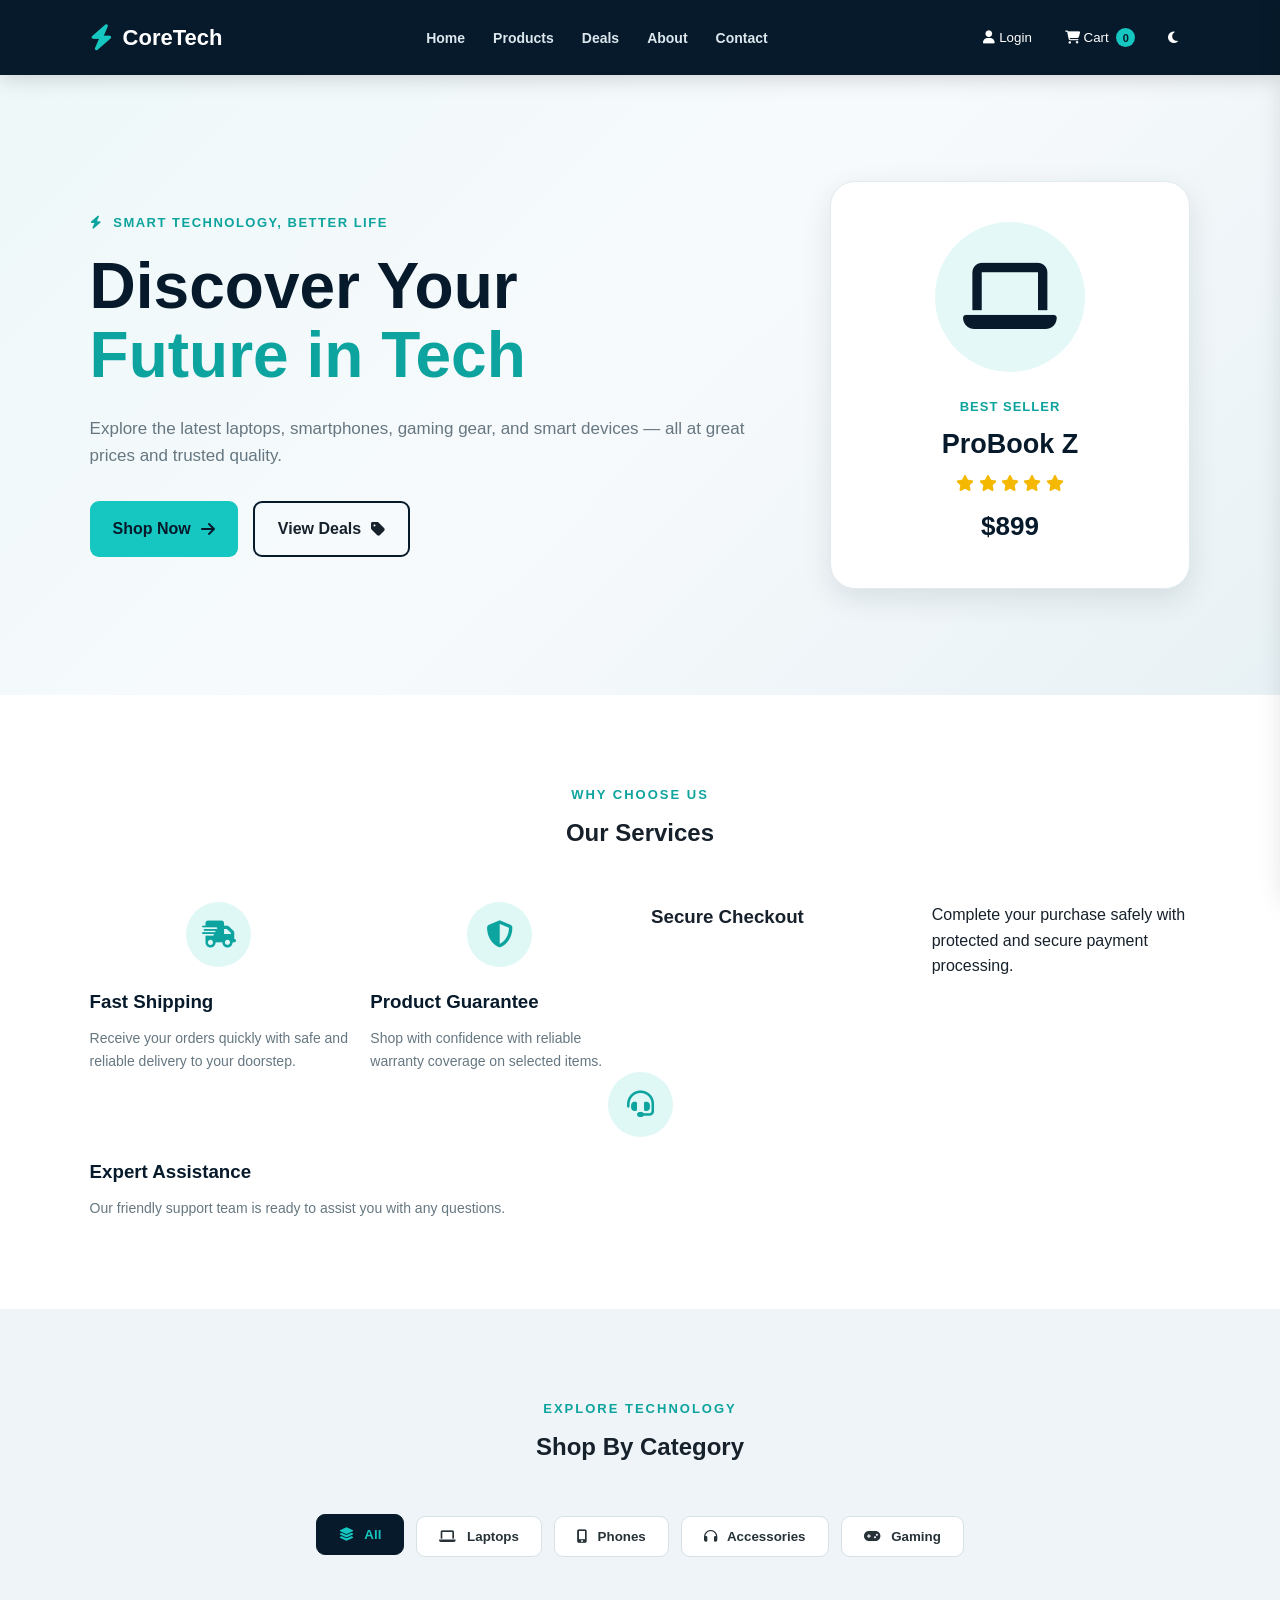
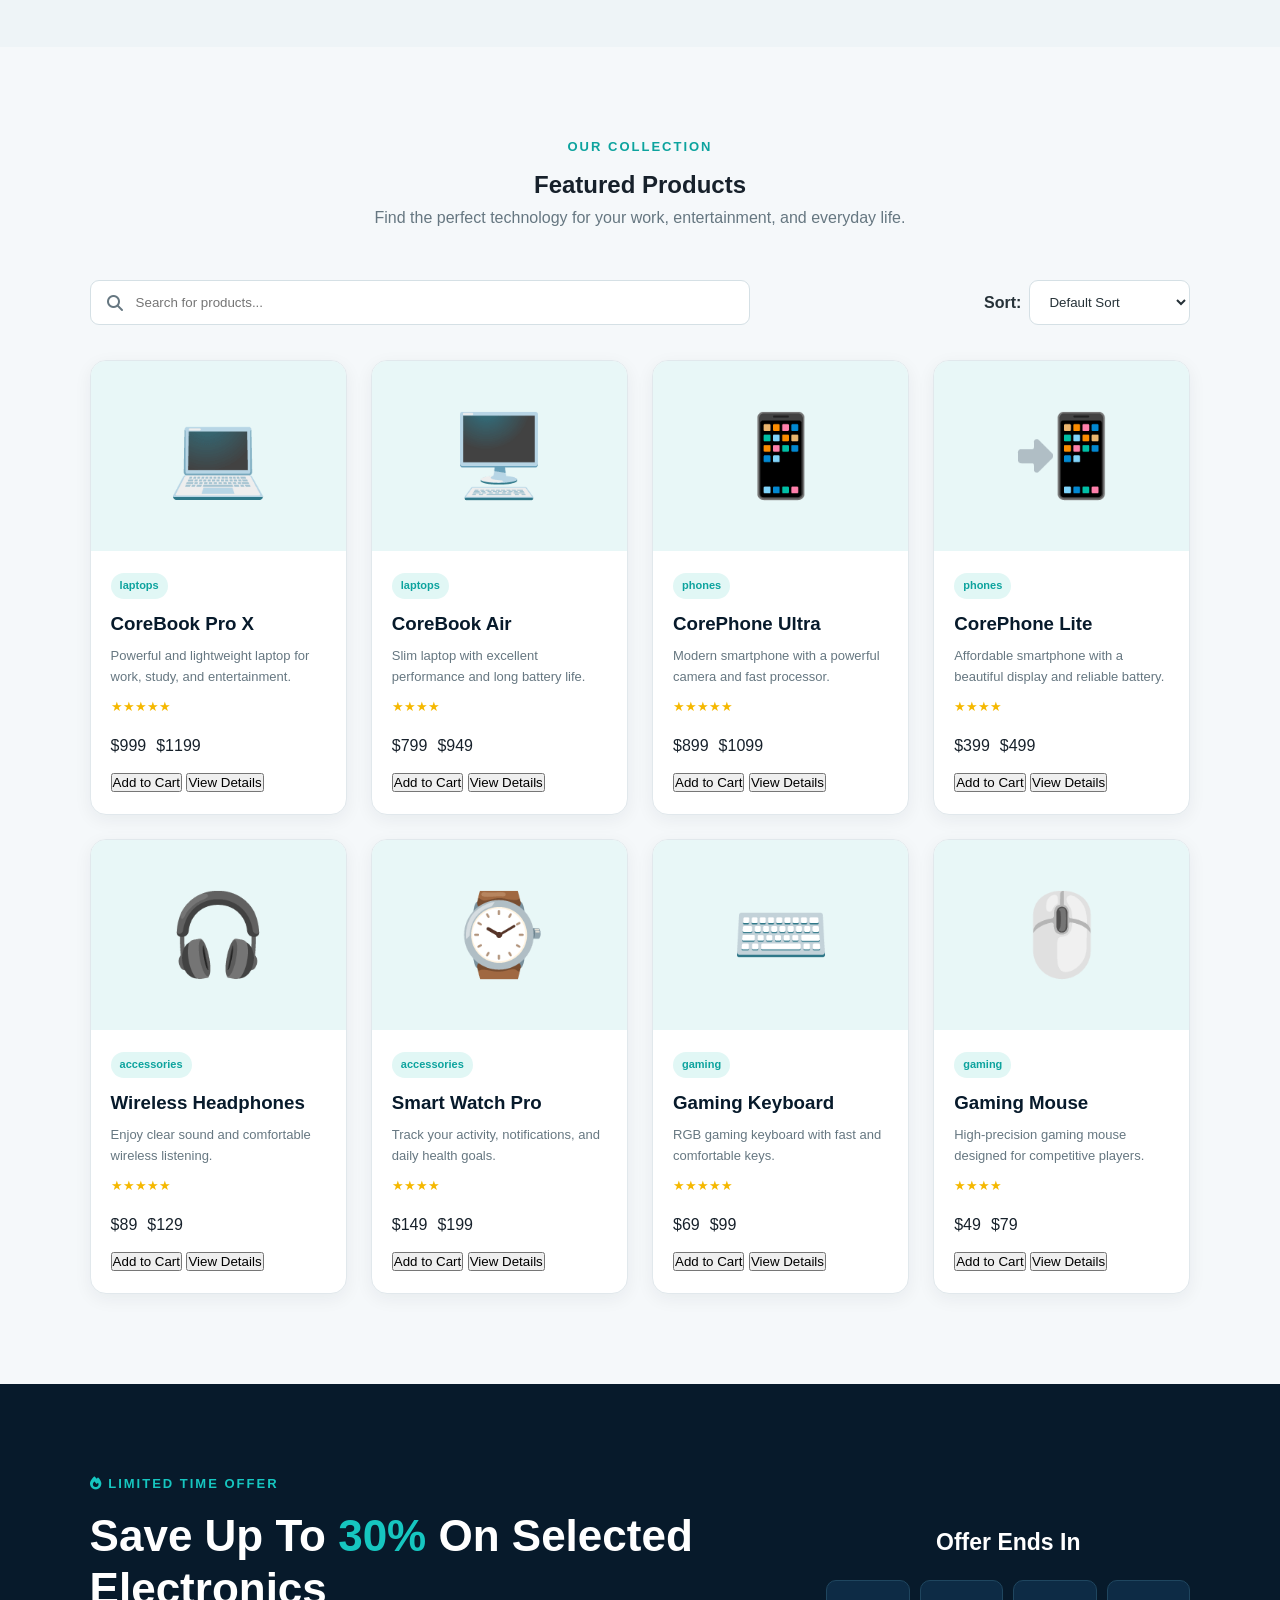
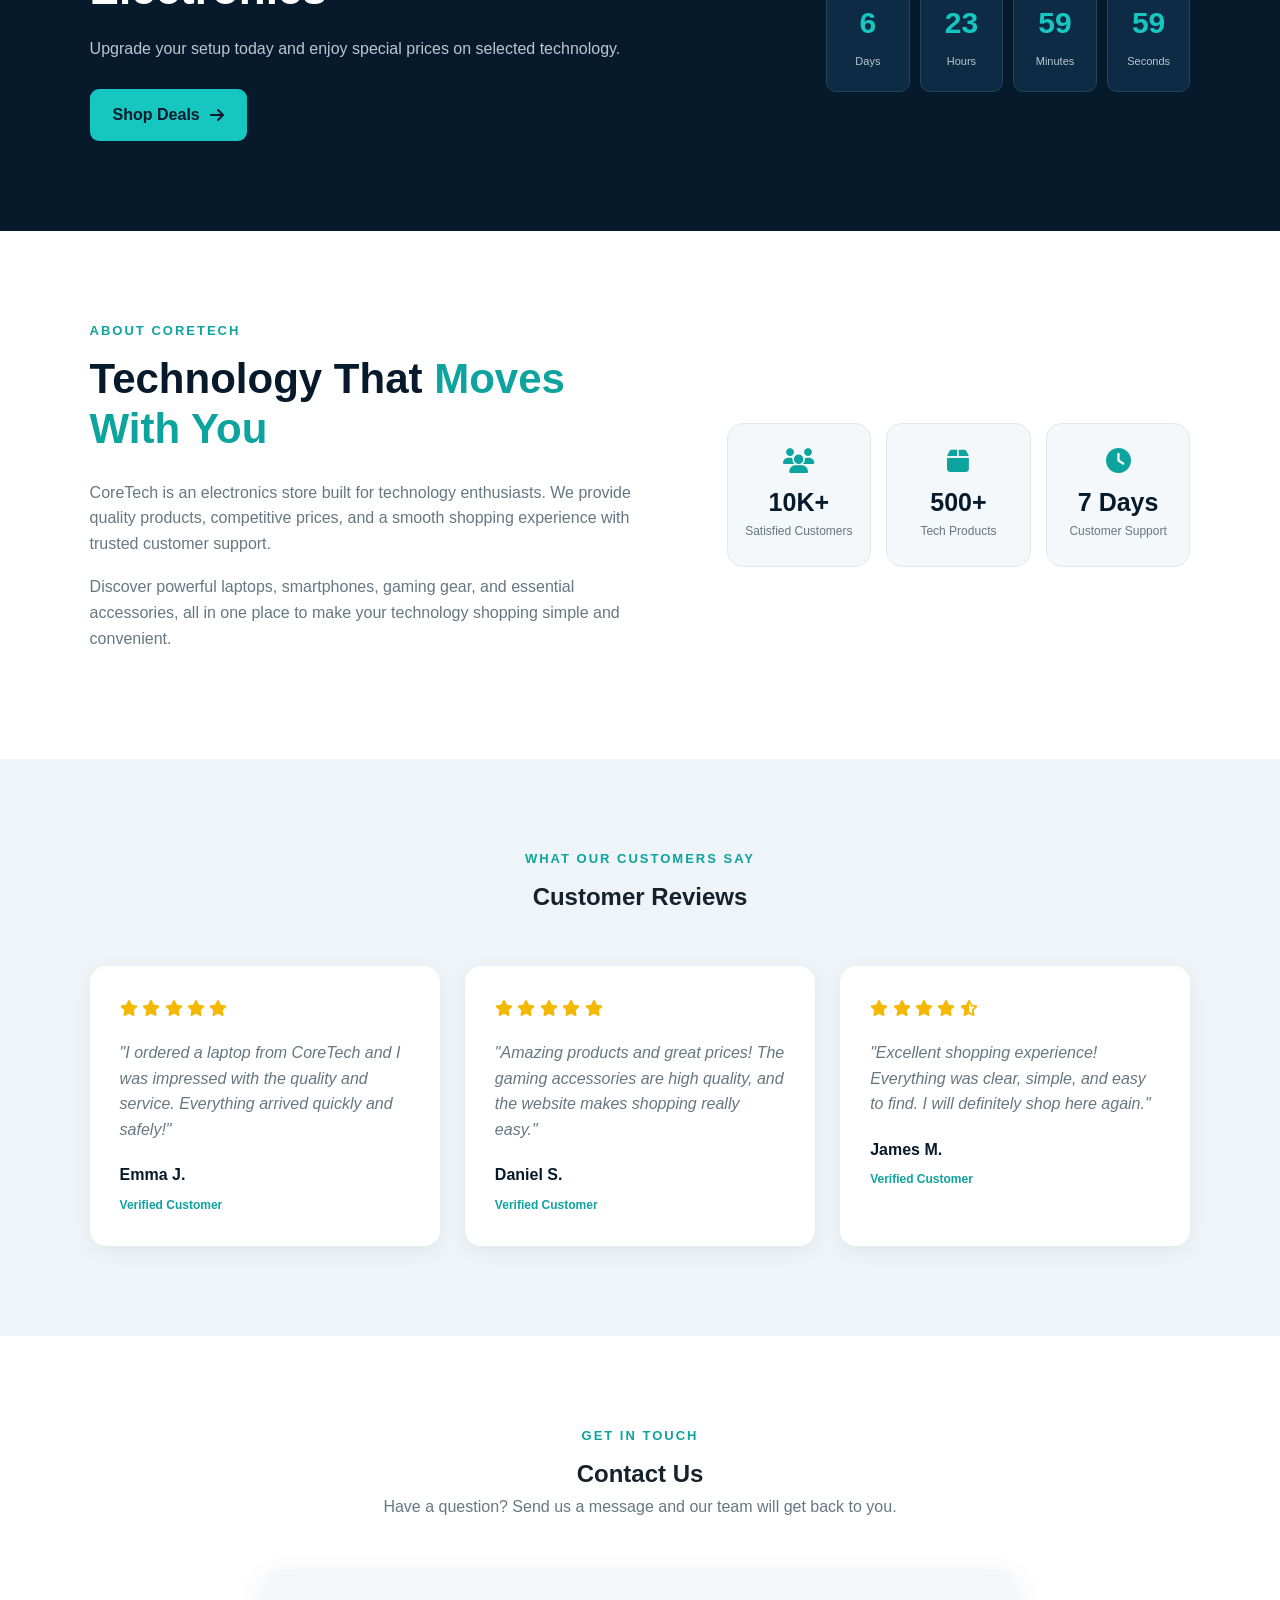
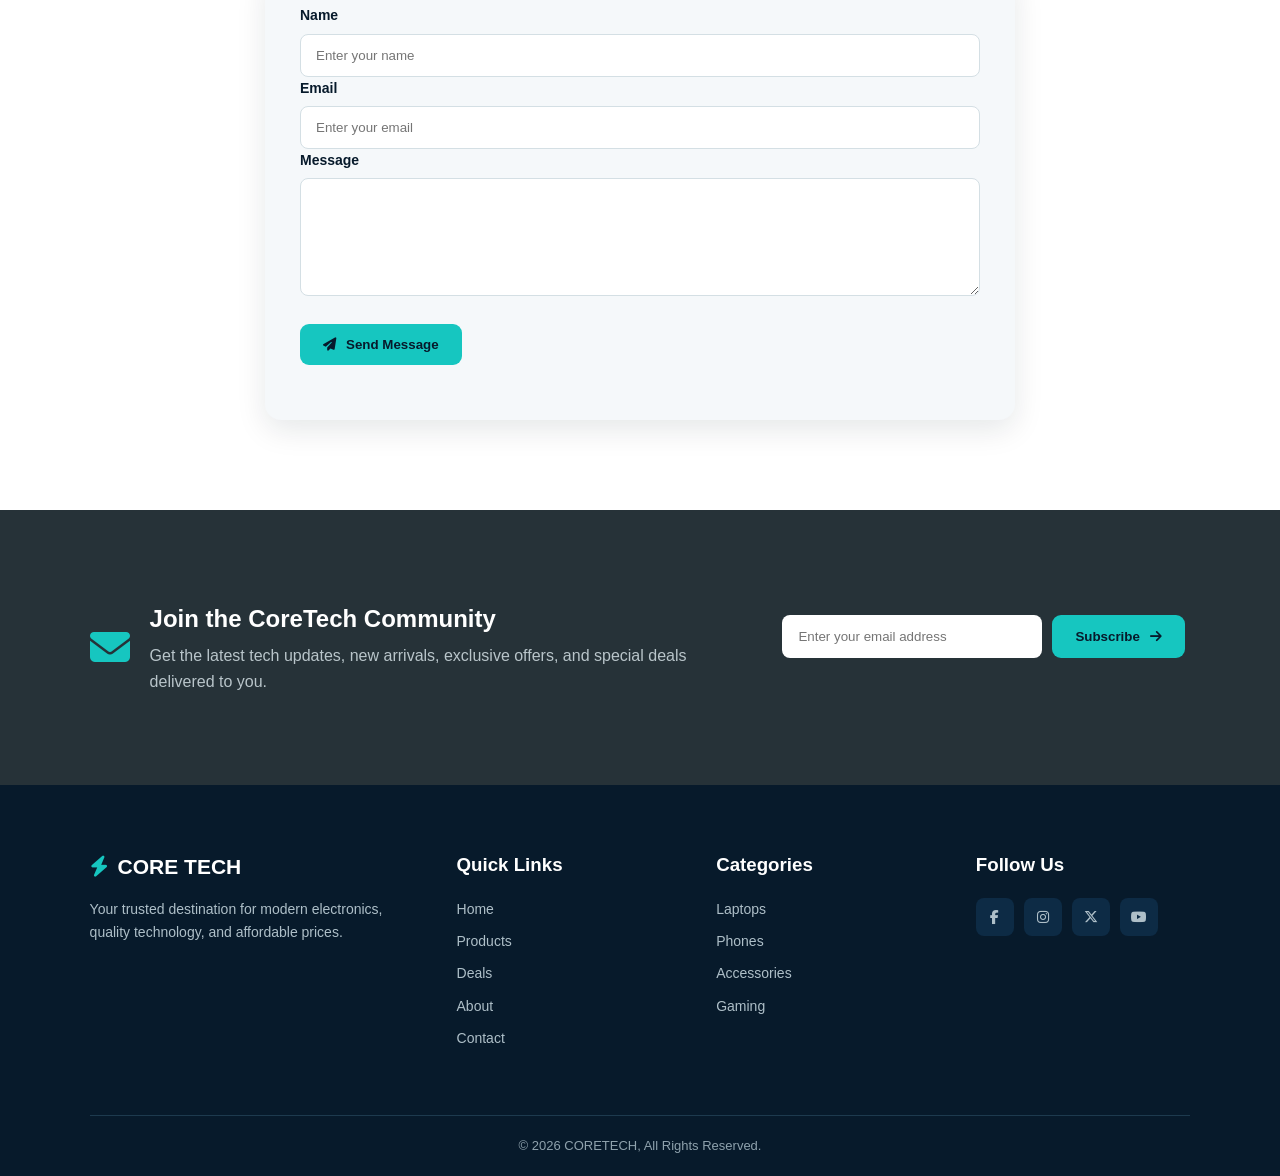
<file: Project3-Zainab Jundi/index.html>
<!DOCTYPE html>
<html lang="en">
<head>
    <meta charset="UTF-8">
    <meta name="viewport" content="width=device-width, initial-scale=1.0">
    <title> CORETECH </title>

    <link rel="stylesheet" href="style.css">
    <link rel="stylesheet" href="https://cdnjs.cloudflare.com/ajax/libs/font-awesome/6.5.1/css/all.min.css">
</head>
<body>
    
<header>
    <nav class="navbar">
        <div class="logo">
        <i class="fa-solid fa-bolt"></i>

        <span>CoreTech</span>
        </div>
        <ul class="nav-links" id="navLinks">
            <li><a href="#home">Home</a></li>
            <li> <a href="#products">Products</a></li>
            <li><a href="#deals">Deals</a></li>
            <li><a href="#about">About</a></li>
            <li><a href="#contact">Contact</a></li>
        </ul>
        <div class="nav-actions">
            <button id="loginBtn" class="nav-btn">
                <i class="fa-solid fa-user"></i>
                Login
            </button>
        <span id="usernameDisplay" class="username"></span>

        <button id="logoutBtn" class="nav-btn hidden">
            <i class="fa-solid fa-right-from-bracket"></i>
            Logout
        </button>

        <button id="cartBtn" class="nav-btn cart-btn">
            <i class="fa-solid fa-cart-shopping"></i>
            Cart
            <span id="cartCount">0</span>
        </button>

        <button id="darkBtn" class="icon-btn">
            <i class="fa-solid fa-moon"></i>
        </button>

        <button id="menuBtn" class="icon-btn menu-btn">
            <i class="fa-solid fa-bars"></i>
          </button>
        </div>
     </nav>
</header>

<main>
   <section id="home" class="hero">
    <div class="hero-content">
    <p class="hero-small-title">
        <i class="fa-solid fa-bolt"></i>
        SMART TECHNOLOGY, BETTER LIFE
        </p>

   <h1>Discover Your
    <span>Future in Tech</span>
</h1>
    <p class="hero-description">
    Explore the latest laptops, smartphones, gaming gear,
    and smart devices — all at great prices and trusted quality.
</p>

    <div class="hero-buttons">
        <a href="#products" class="primary-btn">
            Shop Now
            <i class="fa-solid fa-arrow-right"></i>
        </a>
        <a href="#deals" class="secondary-btn">
            View Deals
            <i class="fa-solid fa-tag"></i>
        </a>
    </div>
</div>

<div class="hero-product">
    <div class="hero-product-icon">
        <i class="fa-solid fa-laptop"></i>
    </div>
<p>Best Seller</p>

<h3>ProBook Z</h3>
   <div class="hero-raating">
    <i class="fa-solid fa-star"></i>
    <i class="fa-solid fa-star"></i>
    <i class="fa-solid fa-star"></i> 
    <i class="fa-solid fa-star"></i>
    <i class="fa-solid fa-star"></i>
   </div>

   <strong>$899</strong>
     </div>
</section>

<section class="services">
    <div class="section-title">
        <p>WHY CHOOSE US</p>
        <h2>Our Services </h2>
    </div>

    <div class="services-container">
        <div class="service-card">

            <div class="services-icon">
                <i class="fa-solid fa-truck-fast"></i>
            </div>


<h3>Fast Shipping</h3>

<p>
    Receive your orders quickly with safe
    and reliable delivery to your doorstep.
</p>
</div>

<div class="service-card">
    <div class="service-icon">
        <i class="fa-solid fa-shield-halved"></i>
    </div>

    <h3>Product Guarantee</h3>

    <p>
        Shop with confidence with reliable
        warranty coverage on selected items.
    </p>
</div>

<h3>Secure Checkout</h3>

<p>
    Complete your purchase safely with
    protected and secure payment processing.
</p>
</div>

<div class="service-card">
    <div class="service-icon">
        <i class="fa-solid fa-headset"></i>
    </div>

    <h3>Expert Assistance</h3>

    <p>
        Our friendly support team is ready
        to assist you with any questions.
    </p>
</div>
</div>
</section>


<section id="categories" class="categories">
    <div class="section-title">
        <p>EXPLORE TECHNOLOGY</p>
    <h2> Shop By Category </h2>
</div>

<div class="category-buttons">
    <button class="category-btn active" data-category="all">
        <i class="fa-solid fa-layer-group"></i>
        All
    </button>

    <button class="category-btn" data-category="laptops">
        <i class="fa-solid fa-laptop"></i>
        Laptops
    </button>

     <button class="category-btn" data-category="phones">
        <i class="fa-solid fa-mobile-screen-button"></i>
        Phones
    </button>

     <button class="category-btn" data-category="accessories">
        <i class="fa-solid fa-headphones"></i>
        Accessories
    </button>

     <button class="category-btn" data-category="gaming">
        <i class="fa-solid fa-gamepad"></i>
        Gaming
      </button>
    </div>
</section>

<section id="products" class="products-section">
    <div class="section-title">
        <p>OUR COLLECTION</p>
        <h2>Featured Products</h2>

        <p class="section-description">
            Find the perfect technology for your 
            work, entertainment, and everyday life.
        </p>
    </div>

    <div class="product-controls">
        <div class="search-box">
            <i class="fa-solid fa-magnifying-glass"></i>

            <input 
            type="text"
            id="searchInput"
            placeholder="Search for products...">
        </div>

        <div class="sort-box">
            <label for="sortSelect">
                Sort:
            </label>

            <select id="sortSelect"> 
                <option value="default">
                    Default Sort
                </option>

                <option value="low">
                    Price: Low to High
                </option>

                <option value="high">
                    Price: High to Low 
                </option>

                <option value="name">
                    Name A-Z
                </option>
         </select>
     </div>
 </div>


<div id="productsContainer" class="products-container">
</div>
</section>

<section id="deals" class="deals-section">
    <div class="deals-content">
        <p class="deal-small">
            <i class="fa-solid fa-fire"></i>
            LIMITED TIME OFFER
        </p>

        <h2>
            Save Up To 
            <span>30%</span>
            On Selected Electronics
        </h2>

        <p>
            Upgrade your setup today and enjoy
            special prices on selected technology.
        </p>

        <a href="#products" class="primary-btn">
            Shop Deals
            <i class="fa-solid fa-arrow-right"></i>
        </a>
    </div>

    <div class="countdown-container">
        <h3>Offer Ends In</h3>

        <div class="countdown">

            <div class="time-box">
                <strong id="days">00</strong>
                <span>Days</span>
            </div>

            <div class="time-box">
                <strong id="hours">00</strong>
                <span>Hours</span>
            </div>

            <div class="time-box">
                <strong id="minutes">00</strong>
                <span>Minutes</span>
            </div>

    <div class="time-box">
        <strong id="seconds">00</strong>
        <span>Seconds</span>
       </div>
    </div>
 </div>
</section>


<section id="about" class="about-section">
    <div class="about-content">
        <p class="section-label">
            ABOUT CORETECH
        </p>

        <h2>
            Technology That 
            <span>Moves With You</span>
        </h2>

    <p>
    CoreTech is an electronics store built for
    technology enthusiasts. We provide quality products,
    competitive prices, and a smooth shopping experience
    with trusted customer support.
</p>

    <p>
    Discover powerful laptops, smartphones, gaming gear,
    and essential accessories, all in one place to make
    your technology shopping simple and convenient.
</p>
</div>

<div class="stats-container">
    <div class="stat-box">
        <i class="fa-solid fa-users"></i>
        <h3>10K+</h3>
        <p>Satisfied Customers</p>
    </div>

    <div class="stat-box">
        <i class="fa-solid fa-box"></i>
        <h3>500+</h3>
        <p>Tech Products</p>
    </div>

    <div class="stat-box">
        <i class="fa-solid fa-clock"></i>
        <h3>7 Days</h3>
        <p>Customer Support</p>
    </div>
</div>
</section>

<section class="reviews-section">
    <div class="section-title">
        <p>WHAT OUR CUSTOMERS SAY</p>

        <h2>Customer Reviews</h2>
    </div>

    <div class="reviews-container">
        <div class="review-card">
            <div class="review-stars">

                <i class="fa-solid fa-star"></i>
                <i class="fa-solid fa-star"></i>
                <i class="fa-solid fa-star"></i>
                <i class="fa-solid fa-star"></i> 
                <i class="fa-solid fa-star"></i>
            </div>
           <p>
    "I ordered a laptop from CoreTech and I was
    impressed with the quality and service.
    Everything arrived quickly and safely!"
</p>

<h4>Emma J.</h4>
            <span>Verified Customer</span>
        </div>

<div class="review-card">
    <div class="review-stars">

        <i class="fa-solid fa-star"></i>
        <i class="fa-solid fa-star"></i>
        <i class="fa-solid fa-star"></i>
        <i class="fa-solid fa-star"></i>
        <i class="fa-solid fa-star"></i>
    </div>

    <p>
         "Amazing products and great prices! 
         The gaming accessories are high quality, 
         and the website makes shopping really easy."
    </p>

    <h4>Daniel S.</h4>
    <span>Verified Customer</span>
</div>

<div class="review-card">
    <div class="review-stars">

        <i class="fa-solid fa-star"></i>
        <i class="fa-solid fa-star"></i>
        <i class="fa-solid fa-star"></i>
        <i class="fa-solid fa-star"></i>
        <i class="fa-solid fa-star-half-stroke"></i>
    </div>

    <p>
        "Excellent shopping experience! 
        Everything was clear, simple, and easy to find. 
        I will definitely shop here again."
    </p>

    <h4>James M.</h4>
    <span>Verified Customer</span>
   </div> 
 </div>
</section>

<section id="contact" class="contact-section">
    <div class="section-title">
        <p>GET IN TOUCH</p>
        <h2>Contact Us</h2>
        <p class="section-description">
            Have a question? Send us a message
            and our team will get back to you.
        </p>
    </div>

    <form id="contactForm" class="contact-form">
        <div class="form-group">
            <label for="contactName">
                Name
            </label>

            <input
            type="text"
            id="contactName"
            placeholder="Enter your name">

            <form id="form-group">
                <label for="contactEmail">
                    Email
                </label>

                <input
                type="email"
                id="contactEmail"
                placeholder="Enter your email">

                <div class="form-group">
                    <label for="contactMessage">
                        Message
                    </label>

                    <textarea 
                    id="contactMessage"
                    rows="6"
                    placeholder="Write your message...">
                </textarea>
            </div>

            <button type="submit" class="primary-btn">
                <i class="fa-solid fa-paper-plane"></i>
                Send Message
            </button>

            <p id="contactResult" class="form-result"></p>
        </form>
    </section>


    <section class="newsletter-section">
        <div class="newsletter-content">
            <i class="fa-solid fa-envelope"></i>
            <div>
               <h2>Join the CoreTech Community</h2>
<p>
    Get the latest tech updates, new arrivals,
    exclusive offers, and special deals delivered to you.
</p>
            </div>
        </div>

        <form id="newsletterForm" class="newsletter-form">
            <input 
            type="email"
            id="newsletterEmail"
            placeholder="Enter your email address">

            <button type="submit" class="primary-btn">
                Subscribe
                <i class="fa-solid fa-arrow-right"></i>
           </button>

           <p id="newsletterResult"></p>
        </form>
    </section>
</main>

<aside id="cartSidebar" class="card-sidebar">
    <div class="cart-header">
        <h2>
            <i class="fa-solid fa-cart-shopping"></i>
            Your Cart
        </h2>
        <button id="closeCart" class="close-btn">
            <i class="fa-solid fa-xmark"></i>
        </button>
    </div>

    <div id="cartItems" class="cart-items"></div>

    <div class="cart-footer">
        <div class="cart-total">
            <span>Total:</span>
            <strong id="cartTotal">
                $0.00
            </strong>
        </div>

        <button id="clearCartBtn" class="clear-cart-btn">
            <i class="fa-solid fa-trash"></i>
            Clear Cart     
        </button>
      
     <button id="checkoutBtn" class="checkout-btn">
        <i class="fa-solid fa-credit-card"></i>
        Checkout
     </button>
    </div>
 </aside>

   <div id="productModal" class="modal">
    <div class="modal-content product-modal-content">
        <button id="closeProductModal" class="modal-close">
            <i class="fa-solid fa-xmark"></i>
       </button>

       <div id="productDetails">
        <!-- created in javascript-->
       </div>
    </div>
</div>


<!--login/signup-->

 <div id="authModal" class="modal">
    <div class="modal-content auth-modal">
        <button id="closeAuthModal" class="modal-close">
            <i class="fa-solid fa-xmark"></i>
        </button>

        <div class="auth-tabs">
            <button id="loginTab" class="auth-tab active">
                Login
            </button>

            <button id="signupTab" class="auth-tab">
                Sign Up
            </button>
         </div>

         <!--login form-->
         <form id="loginForm" class="auth-form">
            <h2>Welcome Back</h2>
            <p> Login to your CORETECH account.</p>

            <div class="form-group">
                <label for="loginEmail">
                    Email
                </label>
                <input 
                type="email"
                id="loginEmail"
                placeholder="Enter your email">
            </div>

            <div class="form-group">
                <label for="loginPassword">
                    Password
                </label>
                <input 
                type="password"
                id="loginPassword"
                placeholder="Enter your password">
            </div>

            <button type="submit" class="primary-btn auth-submit">
                <i class="fa-solid fa-right-to-bracket"></i>
                Login
            </button>

            <p id="loginMessage" class="form-result"></p>
            <p class="demo-account">
                Demo Account:
                <br>
                Email: admin@gmail.com
                <br>
                Password: 123456
            </p>
        </form>

        <!--Sign up form-->

        <form id="signupForm" class="auth-form hidden">
            <h2>Create Account</h2>
            <p>
                Create your CORETECH account.
            </p>

            <div class="form-group">
                <label for="signupName">
                    Full Name
                </label>

                <input 
                type="text"
                id="signupName"
                placeholder="Enter your full name">
            </div>

            <div class="form-group">
                <label for="signupEmail">
                    Email
                </label>
                <input
                type="email"
                id="signupEmail"
                placeholder="Enter your email">
            </div>

            <div class="form-group">
                <label for="signupPassword">
                    Password
                </label>
                <input
                type="password"
                id="signupPassword"
                placeholder="At least 6 characters">
            </div>

            <button type="submit" class="primary-btn auth-submit">
                <i class=" fa-solid fa-user-plus"></i>
                Create Account
            </button>

            <p id="signupMessage" class="form-result"></p>
        </form>
     </div>
 </div>

 <footer>
    <div class="footer-container">
        <div class="footer-about">
            <i class="fa-solid fa-bolt"></i>
            <span>CORE TECH</span>
        </div>
        <p>
            Your trusted destination for modern electronics,
            quality technology, and affordable prices.
        </p>
    </div>
    
    <div class="footer-column">
        <h3>Quick Links</h3>
        <a href="#home">Home</a>
        <a href="#products">Products</a>
        <a href="#deals">Deals</a>
        <a href="#about">About</a>
        <a href="#contact">Contact</a>
    </div>

    <div class="footer-column">
        <h3>Categories</h3>
        <a href="#products">Laptops</a>
        <a href="#products">Phones</a>
        <a href="#products">Accessories</a>
        <a href="#products">Gaming</a>
    </div>

    <div class="footer-column">
        <h3>Follow Us</h3>
        <div class="social-icons">
            <a href="#" aria-label="Facebook">
                <i class="fa-brands fa-facebook-f"></i>
            </a>

             <a href="#" aria-label="Instagram">
                <i class="fa-brands fa-instagram"></i>
            </a>

             <a href="#" aria-label="Twitter">
                <i class="fa-brands fa-x-twitter"></i>
            </a>

             <a href="#" aria-label="Youtube">
                <i class="fa-brands fa-youtube"></i>
            </a>
        </div>
    </div>
</div>

   <div class="footer-bottom">
    <p>
        &copy; 2026 CORETECH, All Rights Reserved.
     </p>
    </div>
</footer>

<!--javascript file-->
<script src="script.js"></script>
 
</body>
</html>
</file>
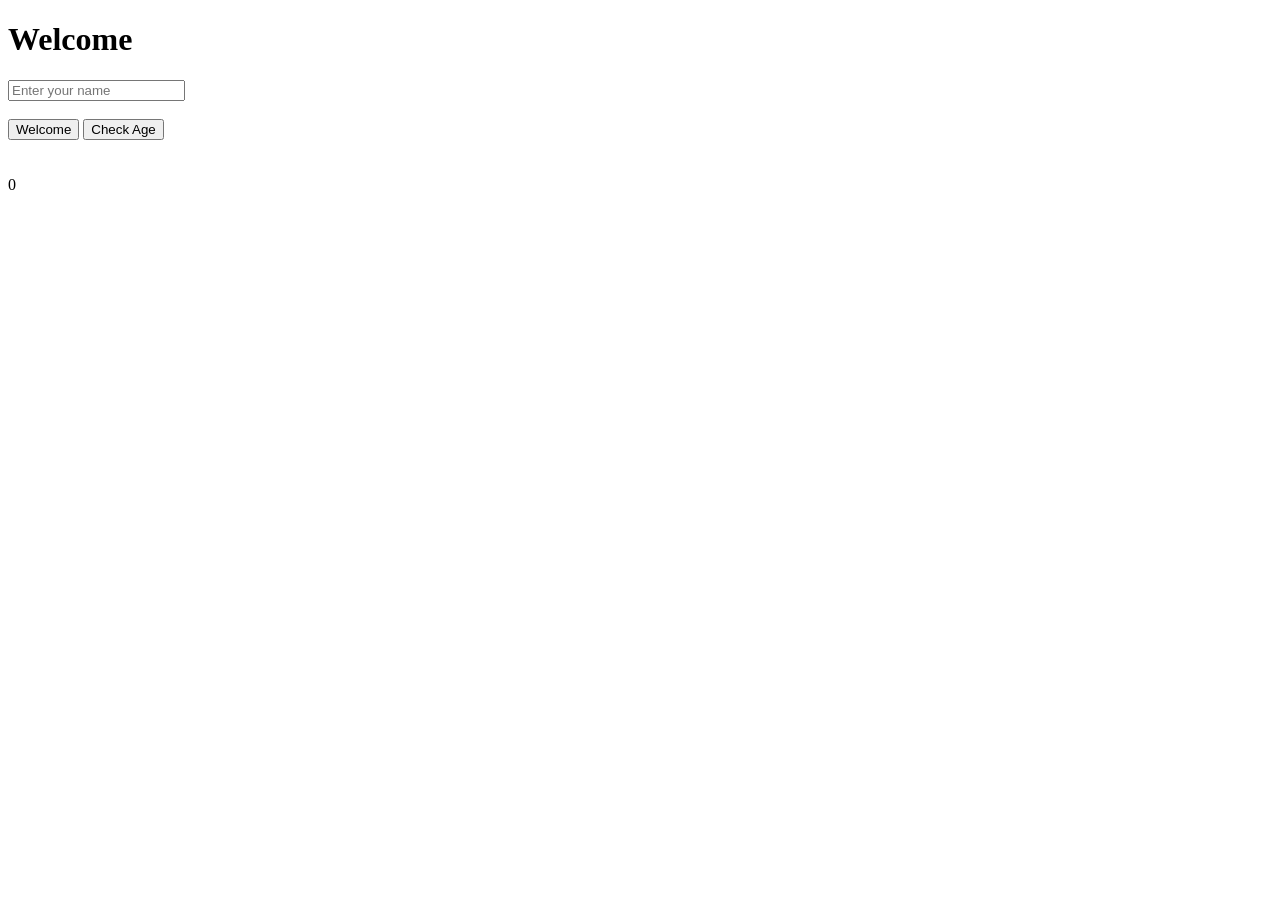
<file: Assig.5/assignment 5.html>
<!DOCTYPE html>
<html lang="en">
<head>
    <meta charset="UTF-8">
    <meta name="viewport" content="width=device-width, initial-scale=1.0">
    <title>Assignment 5</title>
</head>
<body>

    <h1 id="message">Welcome</h1>
    <input type="text" id="nameInput" placeholder="Enter your name">

    <br><br>
    <button id="welcomeBtn">Welcome</button>
    <button id="checkBtn">Check Age</button>

    <br><br>

    <div id="result"></div>

    <br>
    <div class="counter">0</div>
    
    <script src="script.js"></script>

</body>
</html>
</file>
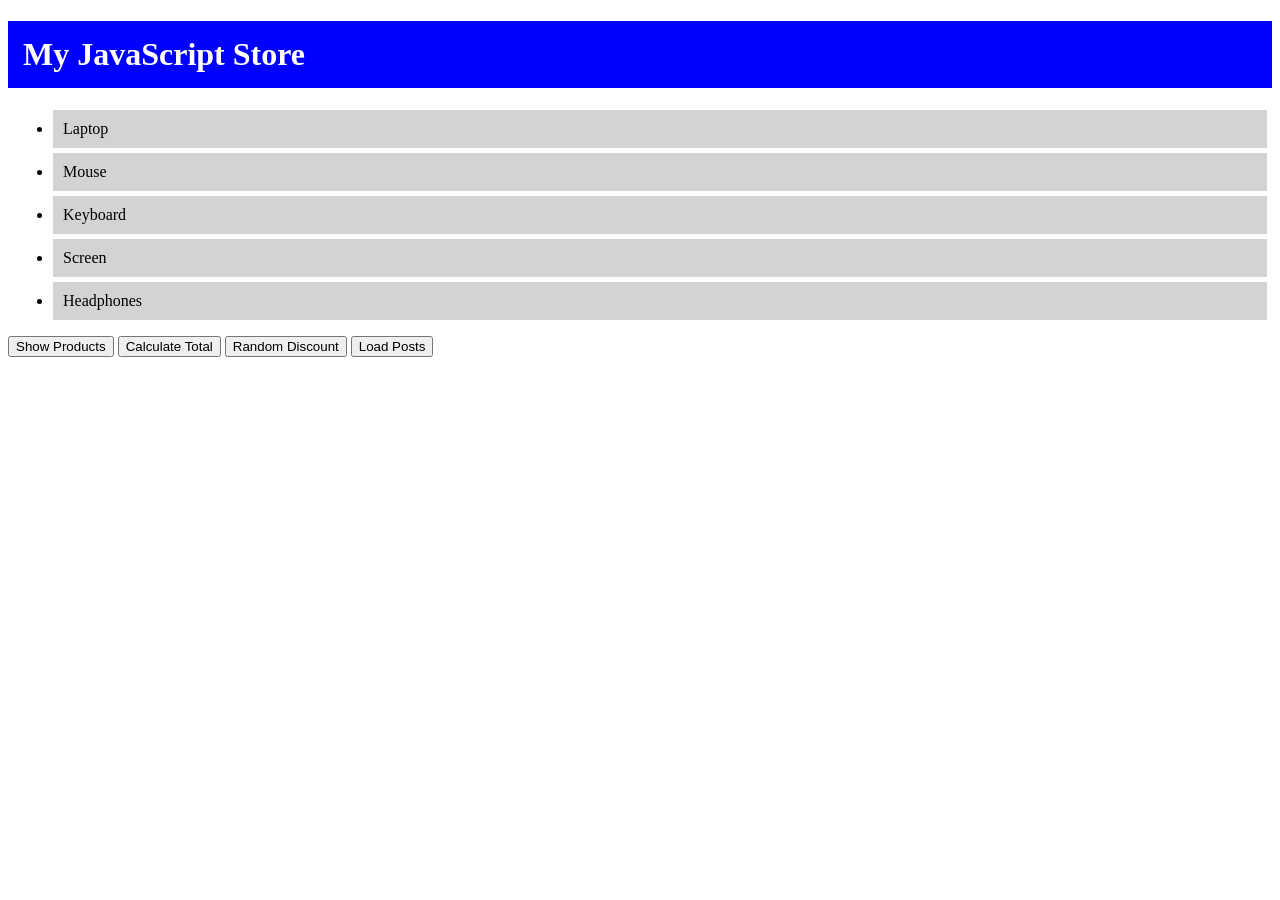
<file: Assig.6/assignment 6.html>
<!DOCTYPE html>
<html lang="en">
<head>
    <meta charset="UTF-8">
    <meta name="viewport" content="width=device-width, initial-scale=1.0">
    <title>Assignment 6</title>
</head>
<body>
    
<h1 id="main-title">JavaScript Assignment</h1>

<ul>
    <li class="product" data-price="500">Laptop</li>
    <li class="product" data-price="20">Mouse</li>
    <li class="product" data-price="35">Keyboard</li>
    <li class="product" data-price="150">Screen</li>
    <li class="product" data-price="80">Headphones</li>
</ul>

<button onclick="showProducs()">Show Products</button>
<button onclick="calculateTotal()">Calculate Total</button>
<button onclick="randomDiscount()">Random Discount</button>
<button onclick="loadPosts()">Load Posts</button>

<br><br>

<div id ="result"></div>

<script src="script6.js"></script>

</body>
</html>
</file>
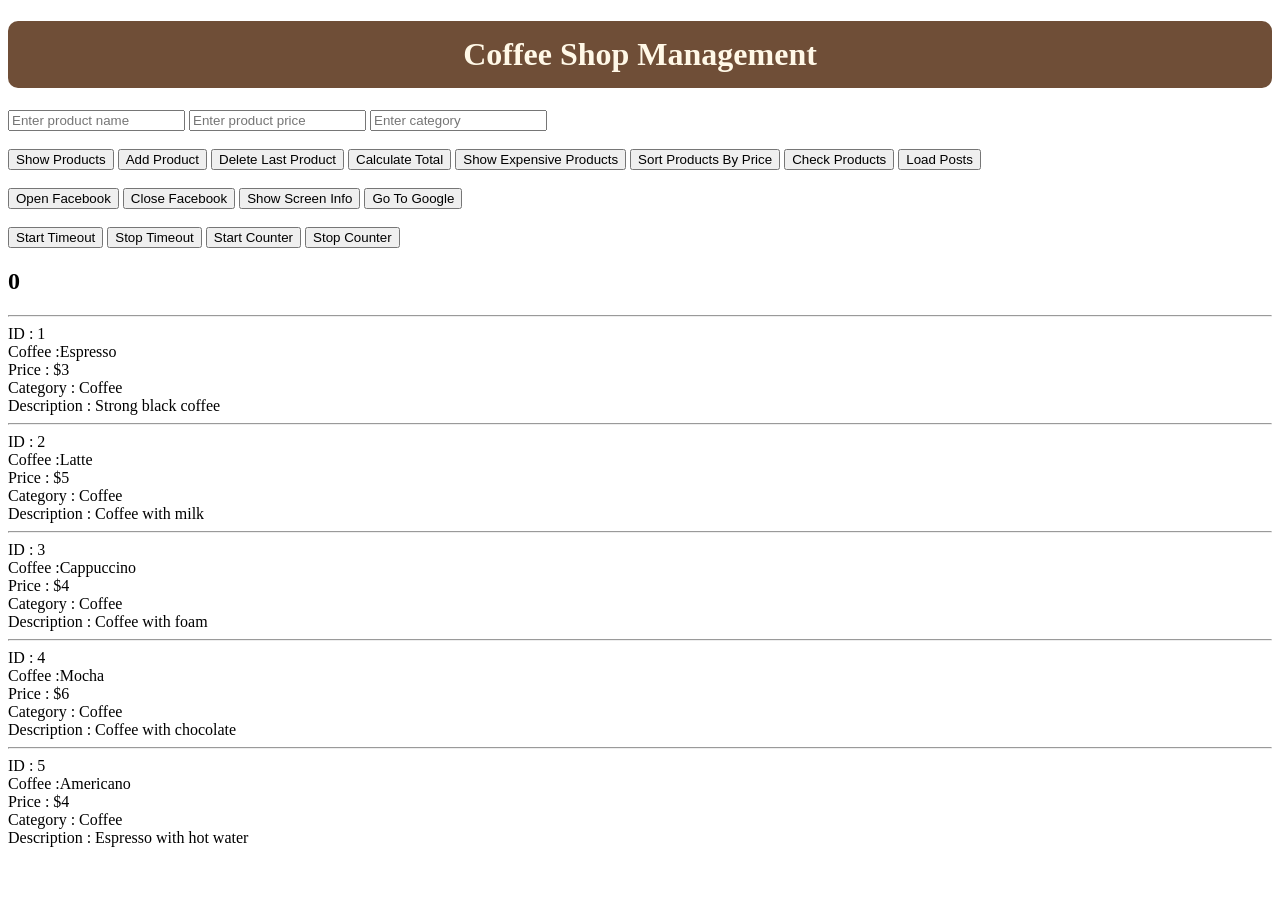
<file: Assig.7/assignment 7.html>
<!DOCTYPE html>
<html lang="en">
<head>
    <meta charset="UTF-8">
    <meta name="viewport" content="width=device-width, initial-scale=1.0">
    <title>JavaScript Final Assignment</title>
</head>
<body>
    
<h1 id="main-title">Products Management App</h1>

<input type="text" id="productName" placeholder="Enter product name">
<input type="number" id="productPrice" placeholder="Enter product price">
<input type="text" id="productCategory" placeholder="Enter category">

<br><br>

<button onclick="drawProducts()">Show Products</button>
<button onclick="addProduct()">Add Product</button>
<button onclick="deleteLastProduct()">Delete Last Product</button>
<button onclick="calculateTotal()">Calculate Total</button>
<button onclick="showExpensiveProducts()">Show Expensive Products</button>
<button onclick="sortProductsByPrice()">Sort Products By Price</button>
<button onclick="checkProducts()">Check Products</button>
<button onclick="loadPosts()">Load Posts</button>

<br><br>

<button onclick="openFacebook()">Open Facebook</button>
<button onclick="closeFacebook()">Close Facebook</button>
<button onclick="showScreenInfo()">Show Screen Info</button>
<button onclick="goToGoogle()">Go To Google</button>

<br><br>

<button onclick="startTimeout()">Start Timeout</button>
<button onclick="stopTimeout()">Stop Timeout</button>
<button onclick="startCounter()">Start Counter</button>
<button onclick="stopCounter()">Stop Counter</button>

<h2 id="counter">0</h2>
<div id="result"></div>

<script src="script7.js"></script>

</body>
</html>
</file>
<file: Project3-Zainab Jundi/style.css>
*{
    margin: 0;
    padding: 0;
    box-sizing: border-box;

}

html{
    scroll-behavior: smooth;
}


body{
    font-family: Arial, Helvetica, sans-serif;
    background-color: #f5f8fa;
    color: #17212b;
    line-height: 1.6;
    transition: 0.3s ease;
}

button,
input,
select,
textarea{
    font-family: inherit;
}
button{
    cursor: pointer;
}
a{
    text-decoration: none;
    color: inherit;
}

:root{
    --navy: #071a2b;
    --navy-light: #0d2b45;
    --dark-gray: #263238;
    --gray: #667781;
    --light-gray: #e8eef2;
    --turquoise: #16c6c0;
    --turquoise-dark: #0da39e; 
    --white: #ffffff; 
    --background: #f5f8fa; 
    --card: #ffffff; 
    --danger: #e74c3c; 
    --shadow: 0 10px 30px rgba(7, 26, 43, 0.10);
    --radius: 16px;
    --transition: 0.3s ease;
}

section{
    padding: 90px 7%;
}

.section-title{
    text-align: center;
    margin-bottom: 50px;
}

.section-title > p:first-child{
    color: var(--turquoise-dark);
    font-size: 13px;
    font-weight: bold;
    letter-spacing: 2px;
    margin-bottom: 8px;
}

.sectiom-title h2{
    color: var(--navy);
    font-size: 38px;
    margin-bottom: 15px;
}

.section-description{
    color: var(--gray);
    max-width: 650px;
    margin: 0 auto;
}


header{
    position: sticky;
    top: 0;
    z-index: 1000;
    background: var(--navy);
    box-shadow: 0 4px 20px rgba(0, 0, 0, 0.15);
}

.navbar{
    min-height: 75px;
    padding: 0 7%;
    display: flex;
    align-items: center;
    justify-content: space-between;
    gap: 25px;
}


.logo{
    display: flex;
    align-items: center;
    gap: 10px;
    color: var(--white);
    font-size: 22px;
    font-weight: bold ;
    white-space: nowrap;
}

.logo i{
    color: var(--turquoise);
    font-size: 26px;
}

.nav-links{
    display: flex;
    align-items: center;
    gap: 28px;
    list-style: none;
}

.nav-links a{
    color: #dce7ed;
    font-size: 14px;
    font-weight: 600;
    transition: var(--transition);
}

.nav-links a:hover{
    color: var(--turquoise);
}

.nav-actions{
    display: flex;
    align-items: center;
    gap: 9px;
}

.nav-btn,
.icon-btn{
    border: none;
    background: transparent;
    color: var(--white);
    padding: 9px 12px;
    border-radius: 8px;
    transition: var(--transition);
}

.nav-btn:hover,
.icon-btn:hover{
    background:var(--navy-light);
    color: var(--turquoise);
}


.cart-btn{
    position: relative;
}


#cartCount{
    background: var(--turquoise);
    color: var(--navy);
    min-width: 19px;
    height: 19px;
    display: inline-flex;
    align-items: center;
    justify-content: center;
    border-radius:  50%;
    font-size: 11px;
    font-weight: bold;
    margin-left: 4px;
}

.username{
    color: var(--turquoise);
    font-size: 13px;
    font-weight: bold;
}

.hidden{
    display:none !important;
}

.menu-btn{
    display:none;
}

.primary-btn,
.secondary-btn{
    display: inline-flex;
    align-items: center;
    justify-content: center;
    gap: 10px;
    padding: 13px 23px;
    border-radius: 9px;
    border: none;
    font-weight: bold;
    transition: var(--transition);

}

.primary-btn{
    background: var(--turquoise);
    color: var(--navy);
}

.primary-btn:hover{
    background: var(--turquoise-dark);
    color: var(--white);
    transform: translateY(-2px);
    box-shadow: 0 8px 20px rgba(22, 198, 192, 0.3);
}

.secondary-btn{
    background: transparent;
    color: var(-navy);
    border: 2px solid var(--navy);
}

.secondary-btn:hover{
    background: var(--navy);
    color: var(--white);
    transform: translateY(-2px);
}


.hero{
    min-height: 620px;
    padding: 90px 7%;
    background:
        linear-gradient(135deg, #eef8f9 0%, #f7fafc 50%, #e8f1f5 100%);
    display: grid;
    grid-template-columns: 1.3fr 0.7fr;
    align-items: center;
    gap: 70px;
}


.hero-small-title{
    color: var(--turquoise-dark);
    font-weight: bold;
    letter-spacing: 1.5px;
    font-size: 13px;
    margin-bottom: 18px;
}

.hero-small-title i{
    margin-right: 6px;
}

.hero h1{
    font-size: clamp(42px, 5vw, 70px);
    line-height: 1.08;
    color: var(--navy);
    margin-bottom: 25px;
}

.hero h1 span{
    display: block;
    color: var(--turquoise-dark);
}

.hero-description{
    max-width: 600 px;
    color:  var(--gray);
    font-size: 17px;
    margin-bottom: 32px
}


.hero-buttons{
    display: flex;
    gap: 15px;
    flex-wrap: wrap;
}


.hero-product{
    background: var(--white);
    padding: 40px;
    min-height:380px;
    border-radius: 25px;
    box-shadow: var(--shadow);
    text-align: center;
    display: flex;
    flex-direction: column;
    justify-content:center;
    align-items: center;
    border: 1px solid #e1eaee;
    transition: var(--transition);
}

.hero-product:hover{
    transform: translateY(-8px);
    box-shadow: 0 20px 40 px rgba(7, 26, 43, 0.15);
}

.hero-product-icon{
    width: 150px;
    height: 150px;
    border-radius: 50%;
    background: #e4f8f7;
    display: flex;
    align-items: center;
    justify-content: center;
    margin-bottom: 25px;
}

.hero-product-icon i{
    color: var(--navy);
    font-size: 75px;
}

.hero-product p{
    color: var(--turquoise-dark);
    font-weight: bold;
    font-size: 13px;
    text-transform: uppercase;
    letter-spacing: 1px;
}

.hero-product h3{
    color: var(--navy);
    font-size:27px;
    margin: 5px 10px;
}


.hero-raating {
    color: #f5b800;
    margin-bottom:10px;
}

.hero-product strong{
    color: var(--navy);
    font-size:26px;
}


/*services*/

.services{
    background: var(--white);;
}


.services-container{
    display:grid;
    grid-template-columns: repeat(4,1fr);
    gap: 22px;
}

.services-card{
    background: var(--background);
    padding: 30px 22px;
    border-radius: var(--radius);
    text-align: center;
    border: 1px solid #e1e8ec;
    transition: var(--transition);
}


.service-card:hover{
    transform: translateY(-7px);
    box-shadow: var(--shadow);
    border-color: var(--turquoise);
}

.service-icon,
.services-icon{
    width: 65px;
    height:65px;
    margin:  0 auto 20px;
    border-radius: 50%;
    background: #dff8f6;
    display: flex;
    align-items: center;
    justify-content: center;
}

.service-icon i,
.services-icon i{
    color: var(--turquoise-dark);
    font-size:27px;
}

.service-card h3{
    color: var(--navy);
    margin-bottom: 10px;
}

.service-card p{
    color: var(--gray);
    font-size: 14px;
}


/*categories*/

.categories{
    background: #eef4f7;
    padding-bottom: 50 px;
}

.category-buttons{
    display: flex;
    justify-content: center;
    gap: 12px;
    flex-wrap:wrap;
}

.category-btn{
    background: var(--white);
    color: var(--dark-gray);
    border: 1px solid #d8e1e5;
    padding: 12px 22px;
    border-radius: 9px;
    font-weight: bold;
    transition: var(--transition);
}

.category-btn i{
    margin-right: 7px;
}

.category-btn:hover,
.category-btn.active{
    background:var(--navy);
    color: var(--turquoise);
    border-color: var(--navy);
    transform: translateY(-2px);
}

/*product*/

.products-section{
    background: var(--background);
}

.product-controls {
   display: flex;
   justify-content: space-between; 
   align-items: center; 
   gap: 20px; 
   margin-bottom: 35px; 
}

.search-box { 
    width: 60%; 
    position: relative; 
} 
.search-box i {
     position: absolute;
     left: 17px; 
     top: 50%; 
     transform: translateY(-50%); 
     color: var(--gray);
 }

.search-box input {
    width: 100%; 
    padding: 14px 18px 14px 45px; 
    border: 1px solid #d5e0e5; 
    border-radius: 9px; 
    outline: none; 
    background: var(--white);
} 

.search-box input:focus {
    border-color: var(--turquoise);
     box-shadow: 0 0 0 3px rgba(22, 198, 192, 0.12);
    }
    
.sort-box {
    display: flex;
    align-items: center; 
    gap: 8px; 
}

.sort-box label { 
    color: var(--dark-gray); 
    font-weight: bold; 
}

.sort-box select { 
    padding: 13px 15px;
    border: 1px solid #d5e0e5; 
    border-radius: 9px; 
    background: var(--white); 
    color: var(--dark-gray); 
    outline: none;
 }
  
.products-container {
    display: grid;
    grid-template-columns: repeat(4, 1fr);
    gap: 24px; 
}

.product-card { 
    background: var(--card);
    border-radius: var(--radius); 
    overflow: hidden; 
    border: 1px solid #e1e8ec; 
    box-shadow: 0 5px 18px rgba(7, 26, 43, 0.06); 
    transition: var(--transition); 
}

.product-card:hover { 
    transform: translateY(-7px); 
    box-shadow: var(--shadow);
} 

.product-image { 
    height: 190px; 
    background: #e8f7f7; 
    display: flex; 
    align-items: center;
    justify-content: center;
} 

.product-image i,
.product-image span {
    font-size: 80px; 
}
.product-info {
    padding: 20px; 
}

.product-info h3 {
    color: var(--navy);
    margin-bottom: 7px;
} 

.product-info p {
    color: var(--gray); 
    font-size: 13px;
    margin-bottom: 10px;
}

.product-category { 
    display: inline-block; 
    padding: 4px 9px; 
    border-radius: 20px; 
    background: #e1f7f5; 
    color: var(--turquoise-dark); 
    font-size: 11px; 
    font-weight: bold; 
    margin-bottom: 10px; 
} 

.product-price { 
    display: flex;
    align-items: center;
    gap: 10px; 
    margin: 10px 0; 
}

.product-price strong { 
    color: var(--navy); 
    font-size: 20px; 
}

.product-price del {
     color: #9aa8ae; 
     font-size: 13px; 
} 

.product-rating { 
    color: #f5b800;
    font-size: 13px; 
    margin-bottom: 15px;
}


.product-actions {
    display: flex; 
    gap: 8px; 
}

.product-actions button {
    flex: 1; 
    padding: 10px; 
    border-radius: 7px; 
    border: none; 
    font-weight: bold; 
    font-size: 12px; 
}

.add-cart-btn {
    background: var(--turquoise);
    color: var(--navy); 
}

.details-btn {
    background: var(--navy); 
    color: var(--white); 
}

.add-cart-btn:hover, 
.details-btn:hover {
    opacity: 0.85;
}

.deals-section {
    background: var(--navy); 
    color: var(--white); 
    display: grid; 
    grid-template-columns: 1.3fr 0.7fr; 
    align-items: center; 
    gap: 60px; 
}

.deal-small {
    color: var(--turquoise);
    font-weight: bold; 
    letter-spacing: 2px;
    font-size: 13px;
    margin-bottom: 15px; 
}

.deals-content h2 { 
    font-size: 44px; 
    line-height: 1.2; 
    margin-bottom: 20px; 
}

.deals-content h2 span {
    color: var(--turquoise); 
} 

.deals-content > p:not(.deal-small) {
    color: #b9c8d0; 
    margin-bottom: 28px; 
    max-width: 650px; 
}

.countdown-container {
    text-align: center;
} 

.countdown-container h3 {
    font-size: 23px;
    margin-bottom: 20px;
} 

.countdown { 
    display: grid;
    grid-template-columns: repeat(4, 1fr); 
    gap: 10px; 
}

.time-box { 
    background: var(--navy-light); 
    padding: 18px 8px; 
    border: 1px solid #1f465f; 
    border-radius: 10px; 
}

.time-box strong { 
    display: block; 
    color: var(--turquoise); 
    font-size: 30px; 
} 

.time-box span {
    color: #b8c8d0;
    font-size: 11px; 
}

.about-section {
    background: var(--white); 
    display: grid; 
    grid-template-columns: 1.1fr 0.9fr; 
    gap: 70px; 
    align-items: center; 
}

.section-label { 
    color: var(--turquoise-dark); 
    font-weight: bold; 
    letter-spacing: 2px; 
    font-size: 13px; 
    margin-bottom: 12px;
}

.about-content h2 {
    font-size: 42px; 
    color: var(--navy); 
    line-height: 1.2; 
    margin-bottom: 25px;
}

.about-content h2 span {
    color: var(--turquoise-dark);
} 

.about-content > p:not(.section-label) { 
    color: var(--gray);
    margin-bottom: 18px;
}

.stats-container {
    display: grid;
    grid-template-columns: repeat(3, 1fr);
    gap: 15px; 
} 

.stat-box { 
    padding: 25px 12px; 
    text-align: center; 
    background: var(--background); 
    border-radius: var(--radius); 
    border: 1px solid #e1e8ec; 
    transition: var(--transition);
}


.stat-box:hover {
    transform: translateY(-5px); 
    border-color: var(--turquoise); 
}

.stat-box i {
    color: var(--turquoise-dark);
    font-size: 25px; 
    margin-bottom: 8px; 
}

.stat-box h3 { 
    color: var(--navy);
    font-size: 25px;
}

.stat-box p { 
    color: var(--gray);
    font-size: 12px; 
}

.reviews-section {
    background: #eef4f7; 
}


.reviews-container { 
    display: grid; 
    grid-template-columns: repeat(3, 1fr); 
    gap: 25px; 
}

.review-card { 
    background: var(--white); 
    padding: 30px; 
    border-radius: var(--radius); 
    box-shadow: 0 5px 20px rgba(7, 26, 43, 0.06);
    transition: var(--transition); 
}

.review-card:hover { 
    transform: translateY(-5px); 
    box-shadow: var(--shadow); 
}

.review-stars { 
    color: #f5b800; 
    margin-bottom: 18px; 
} 

.review-card > p { 
    color: var(--gray); 
    font-style: italic; 
    margin-bottom: 20px; 
}

.review-card h4 { 
    color: var(--navy);
    margin-bottom: 3px;
}

.review-card span {
    color: var(--turquoise-dark); 
    font-size: 12px; 
    font-weight: bold; 
}

.contact-section { 
    background: var(--white); 
}

.contact-form { 
    max-width: 750px; 
    margin: auto; 
    background: var(--background); 
    padding: 35px; 
    border-radius: var(--radius); 
    box-shadow: var(--shadow); 
}

.form-group { 
    margin-bottom: 20px; 
}


.form-group label { 
    display: block; 
    color: var(--navy); 
    font-size: 14px; 
    font-weight: bold; 
    margin-bottom: 7px; 
}

.form-group input, 
.form-group textarea {
    width: 100%; 
    border: 1px solid #d4dfe4; 
    background: var(--white); 
    padding: 13px 15px; 
    border-radius: 8px; 
    outline: none; 
    resize: vertical;
}

.form-group input:focus,
.form-group textarea:focus {
    border-color: var(--turquoise); 
    box-shadow: 0 0 0 3px rgba(22, 198, 192, 0.12); 
}

.form-result, 
#newsletterResult {
    margin-top: 12px; 
    color: var(--turquoise-dark); 
    font-weight: bold;
}

.newsletter-section { 
    background: var(--dark-gray); 
    color: var(--white); 
    display: flex; 
    justify-content: space-between; 
    align-items: center; 
    gap: 40px; 
}

.newsletter-content { 
    display: flex; 
    align-items: center; 
    gap: 20px; 
}

.newsletter-content > i { 
    color: var(--turquoise); 
    font-size: 40px; 
}

.newsletter-content h2 { 
    margin-bottom: 5px; 
}

.newsletter-content p { 
    color: #b9c5ca; 
    max-width: 600px; 
}

.newsletter-form { 
    display: flex; 
    gap: 10px; 
    flex-wrap: wrap; 
}

.newsletter-form input { 
    min-width: 260px; 
    padding: 14px 16px; 
    border: none;
    border-radius: 8px;
    outline: none;
}

.card-sidebar { 
    position: fixed; 
    top: 0; 
    right: -430px; 
    width: 410px; 
    max-width: 95%; 
    height: 100vh; 
    background: var(--white); 
    z-index: 2000; 
    box-shadow: -10px 0 30px rgba(0, 0, 0, 0.2);
    display: flex; 
    flex-direction: column; 
    transition: 0.4s ease; 
}

.card-sidebar.active { 
    right: 0; 
}

.cart-header {
    padding: 22px; 
    background: var(--navy); 
    color: var(--white); 
    display: flex; 
    justify-content: space-between; 
    align-items: center; 
}

.cart-header h2 { 
    font-size: 20px; 
}

.close-btn,
.modal-close {
    border: none;
    background: transparent; 
    color: inherit; 
    font-size: 22px;
}

.cart-items { 
    flex: 1; 
    overflow-y: auto; 
    padding: 20px; 
}

.cart-item { 
    padding: 15px 0; 
    border-bottom: 1px solid #e1e6e9; 
}

.cart-item h4 { 
    color: var(--navy); 
}

.cart-item p { 
    color: var(--gray); 
    font-size: 13px; 
}


.cart-item-controls { 
    display: flex; 
    align-items: center; 
    gap: 8px; 
    margin-top: 10px; 
}

.cart-item-controls button { 
    border: none; 
    background: var(--light-gray); 
    color: var(--navy); 
    width: 28px; 
    height: 28px; 
    border-radius: 5px; 
}

.cart-item-controls button:hover { 
    background: var(--turquoise);
}

.remove-btn { 
    margin-left: auto; 
    color: var(--danger) !important; 
}

.cart-footer { 
    padding: 20px; 
    border-top: 1px solid #e0e6e9; 
}

.cart-total { 
    display: flex; 
    justify-content: space-between; 
    font-size: 19px; 
    color: var(--navy); 
    margin-bottom: 15px;
}

.clear-cart-btn, 
.checkout-btn { 
    width: 100%; 
    padding: 12px; 
    border: none; 
    border-radius: 8px; 
    margin-top: 8px; 
    font-weight: bold;
 } 
 
.clear-cart-btn { 
    background: #f4dddd; 
    color: var(--danger); 
} 

.checkout-btn { 
    background: var(--turquoise); 
    color: var(--navy); 
}

.clear-cart-btn:hover,
.checkout-btn:hover{
    opacity: 0.85;
}

.modal { 
    position: fixed; 
    inset: 0; 
    background: rgba(7, 26, 43, 0.75); 
    z-index: 3000; 
    display: none; 
    align-items: center; 
    justify-content: center; 
    padding: 20px; 
}

.modal.active { 
    display: flex; 
}

.modal-content { 
    width: 550px; 
    max-width: 100%; 
    max-height: 90vh; 
    overflow-y: auto; 
    background: var(--white); 
    border-radius: var(--radius); 
    padding: 35px; 
    position: relative; 
    box-shadow: 0 20px 50px rgba(0, 0, 0, 0.3);
}

.modal-close { 
    position: absolute; 
    right: 18px; 
    top: 15px; 
    color: var(--dark-gray); 
    z-index: 2;
}

.modal-close:hover { 
    color: var(--danger); 
}

.product-modal-content { 
    text-align: center; 
}

#productDetails h2 { 
    color: var(--navy); 
    margin: 15px 0; 
}

#productDetails p { 
    color: var(--gray); 
}

.auth-modal { 
    max-width: 480px; 
}
 
.auth-tabs { 
    display: flex; 
    gap: 5px; 
    margin-bottom: 25px; 
}

.auth-tab { 
    flex: 1; 
    padding: 12px; 
    border: none; 
    background: var(--light-gray); 
    color: var(--dark-gray); 
    border-radius: 7px; 
    font-weight: bold; 
}

.auth-tab.active { 
    background: var(--navy); 
    color: var(--turquoise);
}

.auth-form h2 { 
    color: var(--navy); 
    margin-bottom: 5px; 
}

.auth-form > p { 
    color: var(--gray); 
    margin-bottom: 20px;
}

.auth-submit { 
    width: 100%; 
    border: none;
}

.demo-account { 
    background: #edf8f7; 
    padding: 12px; 
    border-radius: 7px; 
    font-size: 12px !important; 
    color: var(--dark-gray) !important; 
    margin-top: 15px; 
}

footer { 
    background: var(--navy); 
    color: var(--white); 
    padding: 65px 7% 0; 
    display: grid; 
    grid-template-columns: 1.5fr 1fr 1fr 1fr; 
    gap: 45px;
}

.footer-container {
    max-width: 350px;
} 

.footer-about { 
    display: flex; 
    align-items: center; 
    gap: 10px; 
    font-size: 21px; 
    font-weight: bold;
    margin-bottom:15px;
}

.footer-about i { 
    color: var(--turquoise); 
}

.footer-container > p { 
    color: #aebfc8; 
    font-size: 14px; 
}

.footer-column { 
    display: flex; 
    flex-direction: column; 
    gap: 10px;
}

.footer-column h3 { 
    margin-bottom: 8px; 
    color: var(--white);
}

.footer-column a { 
    color: #aebfc8; 
    font-size: 14px; 
    transition: var(--transition); 
}

.footer-column a:hover { 
    color: var(--turquoise);
    padding-left: 4px; 
}

.social-icons { 
    display: flex; 
    gap: 10px;
}

.social-icons a { 
    width: 38px; 
    height: 38px; 
    display: flex; 
    justify-content: center; 
    align-items: center; 
    background: var(--navy-light); 
    border-radius: 8px; 
}

.social-icons a:hover { 
    background: var(--turquoise); 
    color: var(--navy);
} 

.footer-bottom { 
    grid-column: 1 / -1;
    text-align: center;
    border-top: 1px solid #1d3a4e;
    padding: 20px 0;
    margin-top: 20px;
}
.footer-bottom p{
    color: #8fa2ad;
    font-size: 13px;
}




body.dark { 
    background: #101820; 
    color: #e8f0f3; 
}

body.dark .hero { 
    background: #101820; 
}

body.dark .services, 
body.dark .products-section, 
body.dark .about-section, 
body.dark .contact-section {
    background: #101820;
}

body.dark .categories, 
body.dark .reviews-section {
    background: #17232c;
}

body.dark .section-title h2,
body.dark .hero h1, 
body.dark .about-content h2,
body.dark .service-card h3, 
body.dark .product-info h3, 
body.dark .stat-box h3, 
body.dark .review-card h4 {
    color: #f2f7f9; 
}

body.dark .hero-description,
body.dark .about-content > p:not(.section-label), 
body.dark .service-card p,
body.dark .product-info p, 
body.dark .stat-box p, 
body.dark .review-card > p { 
    color: #aebdc5; 
}

body.dark .hero-product, 
body.dark .service-card, 
body.dark .product-card, 
body.dark .review-card, 
body.dark .stat-box, 
body.dark .contact-form, 
body.dark .modal-content, 
body.dark .card-sidebar { 
    background: #17232c; 
    border-color: #263945; 
} 

body.dark .category-btn, 
body.dark .search-box input, 
body.dark .sort-box select, 
body.dark .form-group input, 
body.dark .form-group textarea { 
    background: #17232c; 
    color: #e8f0f3;
    border-color: #344b58;
}

body.dark .category-btn { 
    color: #dbe6eb; 
}

body.dark .secondary-btn { 
    color: var(--turquoise); 
    border-color: var(--turquoise); 
}

body.dark .product-image, 
body.dark .hero-product-icon { 
    background: #20353f; 
}

body.dark .sort-box label, 
body.dark .form-group label { 
    color: #e8f0f3; 
}

body.dark .cart-item h4, 
body.dark .cart-total { 
    color: #f2f7f9; 
}

@media (max-width: 1024px) { 
    .navbar { 
        padding: 0 4%; 
    } 
    .nav-links { 
        gap: 15px; 
    } 
    section { 
        padding: 70px 5%; 
    } 
    .hero { 
        grid-template-columns: 1fr 0.8fr; 
        gap: 35px; 
        padding: 70px 5%; 
    }
    .hero h1 { 
        font-size: 50px; 
    } 
    .services-container { 
        grid-template-columns: repeat(2, 1fr); 
    }
    .products-container { 
        grid-template-columns: repeat(3, 1fr); 
    }
    .about-section { 
        gap: 35px; 
    } 
    footer { 
        padding-left: 5%; 
        padding-right: 5%;
        grid-template-columns: repeat(2, 1fr);
     } 
    }

@media (max-width: 768px) { 
    .navbar { 
        min-height: 68px; 
        padding: 0 5%; 
    } 
    .logo { 
        font-size: 19px; 
    } 
    .nav-links { 
        position: absolute; 
        top: 68px; 
        left: 0; 
        width: 100%; 
        background: var(--navy); 
        flex-direction: column; 
        align-items: flex-start;
        padding: 20px 7%; 
        gap: 0; 
        display: none; 
        box-shadow: 0 10px 20px rgba(0, 0, 0, 0.15); 
    }
    .nav-links.active { 
        display: flex; 
    } 
    .nav-links li { 
        width: 100%; 
        border-bottom: 1px solid #18364a; 
    } 
    .nav-links a { 
        display: block; 
        padding: 13px 0; 
    }
    .nav-actions { 
        margin-left: auto; 
    } 
    .nav-btn { 
        padding: 7px; 
    }
    .nav-btn:not(.cart-btn):not(#loginBtn):not(#logoutBtn) { 
        display: none; 
    } 
    .menu-btn { 
        display: block; 
    } 
    .username { 
        display: none; 
    } 
    section { 
        padding: 60px 5%; 
    } 
    .section-title { 
        margin-bottom: 35px; 
    }
    .section-title h2 { 
        font-size: 30px; 
    } 
    .hero { 
        grid-template-columns: 1fr; 
        text-align: center; 
        padding: 60px 5%; 
    } 
    .hero h1 { 
        font-size: 43px; 
    } 
    .hero-description { 
        margin-left: auto; 
        margin-right: auto; 
        font-size: 15px; 
    }
    .hero-buttons { 
        justify-content: center; 
    } 
    .hero-product { 
        min-height: 330px; 
    } 
    .services-container { 
        grid-template-columns: 1fr; 
    } 
    .product-controls { 
        flex-direction: column; 
        align-items: stretch; 
    } 
    .search-box { 
        width: 100%; 
    }
    .sort-box { 
        justify-content: space-between; 
    } 
    .products-container { 
        grid-template-columns: 1fr; 
    } 
    .deals-section { 
        grid-template-columns: 1fr; 
        text-align: center; 
    } 
    .deals-content h2 {
        font-size: 32px; 
    }
    .deals-content > p:not(.deal-small) { 
        margin-left: auto; 
        margin-right: auto; 
    }
    .countdown { 
        max-width: 450px; 
        margin: auto; 
    } 
    .about-section { 
        grid-template-columns: 1fr; 
    } 
    .about-content { 
        text-align: center; 
    }
    .about-content h2 { 
        font-size: 33px; 
    }
    .stats-container { 
        grid-template-columns: 1fr; 
    }
    .reviews-container { 
        grid-template-columns: 1fr; 
    } 
    .newsletter-section { 
        flex-direction: column; 
        align-items: stretch; 
        text-align: center; 
    } 
    .newsletter-content { 
        justify-content: center; 
    } 
    .newsletter-form { 
        justify-content: center; 
    }

    .newsletter-form input { 
        width: 100%; 
        min-width: 0; 
    } 
    footer { 
        grid-template-columns: 1fr; 
        text-align: center; 
        padding-top: 50px; 
    } 
    .footer-container { 
        max-width: none; 
    } 
    .footer-about, 
    .social-icons {
        justify-content: center; 
    }
    .footer-column a:hover { 
        padding-left: 0; 
    } 
    .modal-content { 
        padding: 25px 20px; 
    } 
    .card-sidebar { 
        width: 100%; 
        max-width: 100%; 
    }
 }

 @media (max-width: 480px) { 
    .nav-actions {
        gap: 3px; 
    } 
    .nav-btn { 
        font-size: 12px; 
    } 
    .hero h1 { 
        font-size: 35px; 
    } 
    .hero-product-icon { 
        width: 120px; 
        height: 120px; 
    } 
    .hero-product-icon i { 
        font-size: 60px;
    }
    .hero-buttons { 
        flex-direction: column; 
    } 
    .hero-buttons a { 
        width: 100%; 
    } 
    .category-buttons { 
        flex-direction: column; 
    } 
    .category-btn { 
        width: 100%; 
    } 
    .countdown { 
        gap: 5px; 
    }
    .time-box strong { 
        font-size: 22px; 
    } 
    .newsletter-content { 
        flex-direction: column; 
    }
    .contact-form { 
        padding: 22px; }
    }
</file>
